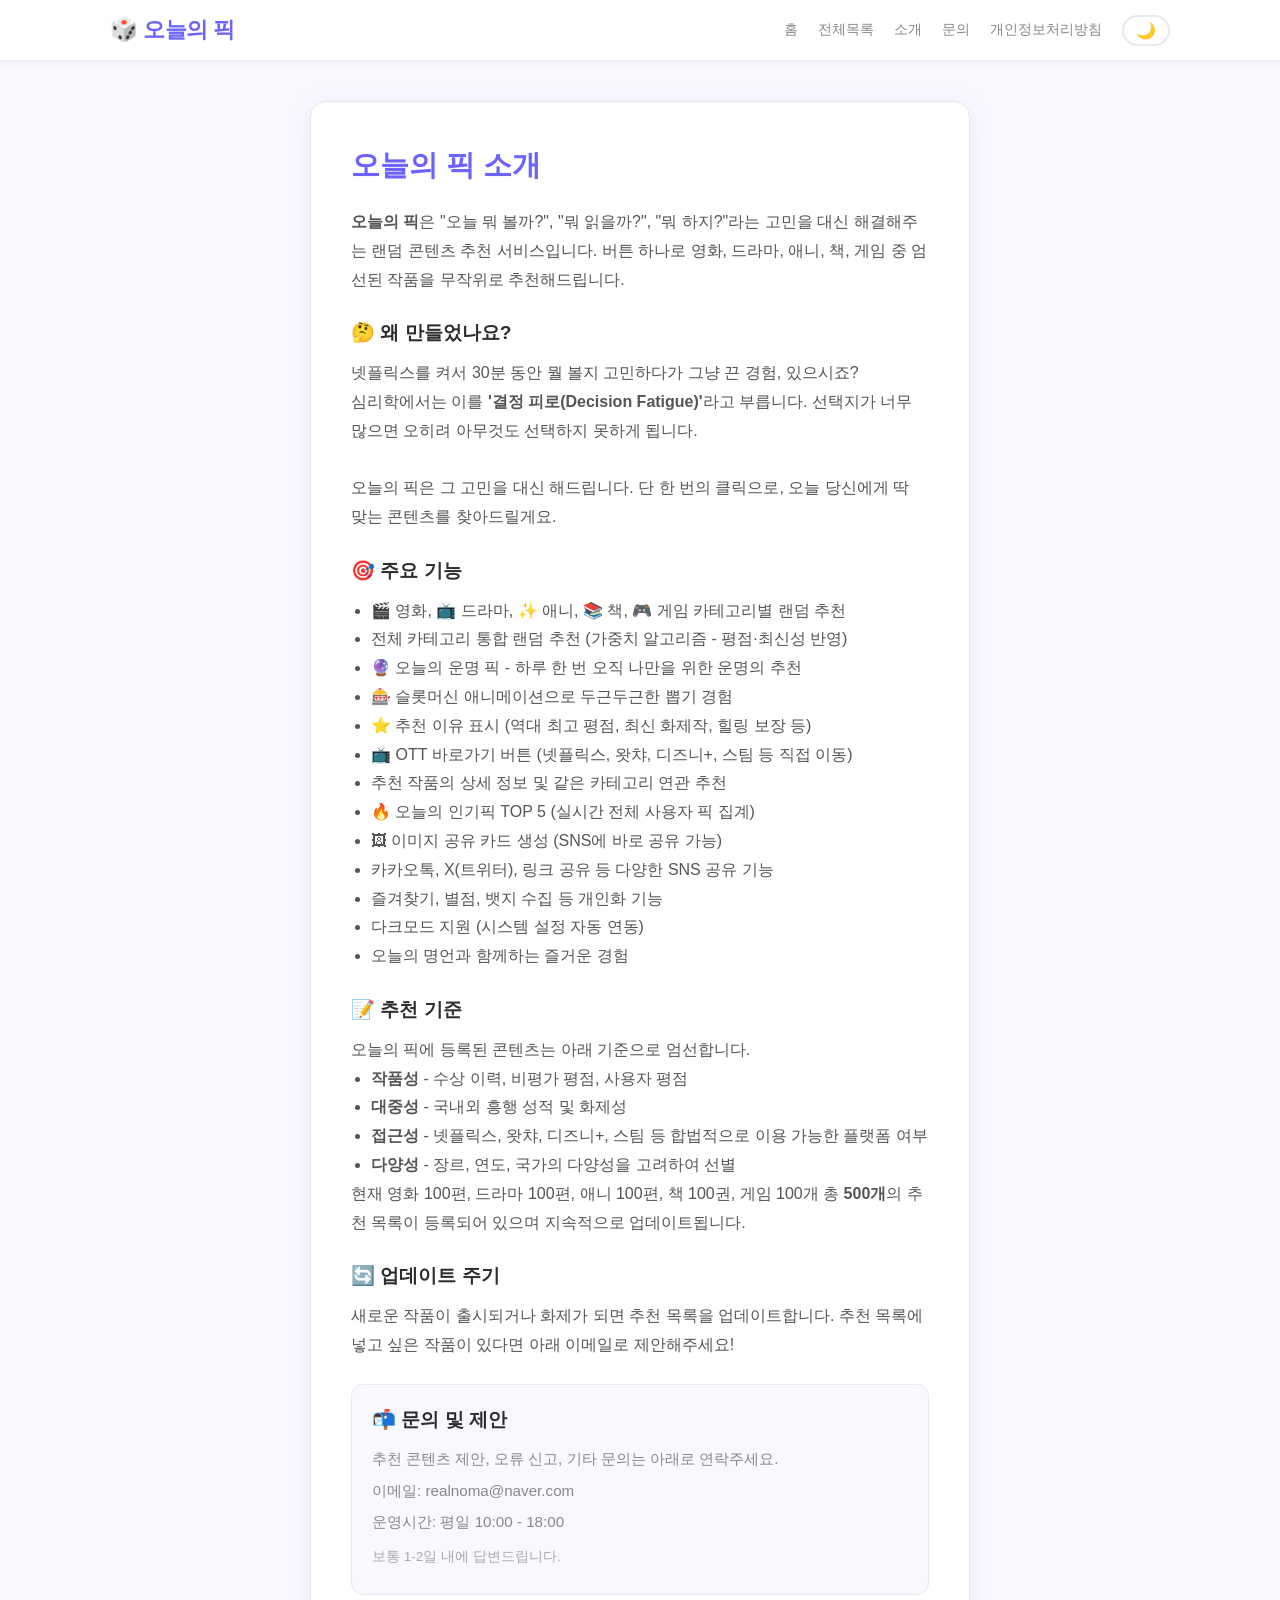
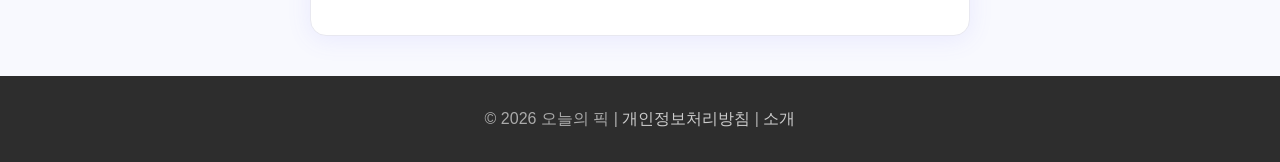
<file: about.html>
<!DOCTYPE html>
<html lang="ko">
<head>
  <meta charset="UTF-8">
  <meta name="viewport" content="width=device-width, initial-scale=1.0">
  <!-- Google Analytics -->
  <script async src="https://www.googletagmanager.com/gtag/js?id=G-0B4FES1V9K"></script>
  <script>
    window.dataLayer = window.dataLayer || [];
    function gtag(){dataLayer.push(arguments);}
    gtag('js', new Date());
    gtag('config', 'G-0B4FES1V9K');
  </script>
  <meta name="description" content="오늘의 픽 소개 - 영화, 드라마, 애니, 책, 게임 랜덤 추천 서비스. 결정 피로를 해결해드립니다.">
  <title>소개 - 오늘의 픽</title>
  <link rel="icon" href="data:image/svg+xml,<svg xmlns='http://www.w3.org/2000/svg' viewBox='0 0 100 100'><text y='.9em' font-size='90'>🎲</text></svg>">
  <link rel="manifest" href="/manifest.json">
  <meta name="theme-color" content="#6c63ff">
  <link rel="stylesheet" href="style.css">
  <style>
    .about-container { max-width: 700px; margin: 40px auto; padding: 0 20px; }
    .about-card { background: var(--card-bg); border-radius: 16px; padding: 40px; box-shadow: var(--shadow); border: 1px solid var(--border); }
    .about-card h1 { font-size: 1.8rem; color: #6c63ff; margin-bottom: 20px; }
    .about-card h2 { font-size: 1.2rem; color: var(--text); margin: 24px 0 10px; }
    .about-card p, .about-card li { color: #555; line-height: 1.8; }
    body.dark .about-card p, body.dark .about-card li { color: #aaa; }
    .about-card ul { padding-left: 20px; }
    .contact-box { background: var(--bg); border-radius: 12px; padding: 20px; margin-top: 24px; border: 1px solid var(--border); }
    .contact-box p { margin: 4px 0; font-size: 0.95rem; color: var(--text-muted); }
  </style>
</head>
<body>
  <header>
    <div class="header-inner">
      <a class="logo" href="index.html">🎲 오늘의 픽</a>
      <nav id="mainNav">
        <a href="index.html">홈</a>
        <a href="list.html">전체목록</a>
        <a href="about.html">소개</a>
        <a href="contact.html">문의</a>
        <a href="privacy.html">개인정보처리방침</a>
        <button class="dark-toggle" id="darkToggle" onclick="toggleDark()" title="다크모드 전환">🌙</button>
      </nav>
      <button class="hamburger" onclick="toggleMenu()" title="메뉴">☰</button>
    </div>
  </header>

  <div class="about-container">
    <div class="about-card">
      <h1>오늘의 픽 소개</h1>
      <p>
        <strong>오늘의 픽</strong>은 "오늘 뭐 볼까?", "뭐 읽을까?", "뭐 하지?"라는 고민을 대신 해결해주는 랜덤 콘텐츠 추천 서비스입니다.
        버튼 하나로 영화, 드라마, 애니, 책, 게임 중 엄선된 작품을 무작위로 추천해드립니다.
      </p>

      <h2>🤔 왜 만들었나요?</h2>
      <p>
        넷플릭스를 켜서 30분 동안 뭘 볼지 고민하다가 그냥 끈 경험, 있으시죠?<br>
        심리학에서는 이를 <strong>'결정 피로(Decision Fatigue)'</strong>라고 부릅니다. 선택지가 너무 많으면 오히려 아무것도 선택하지 못하게 됩니다.<br><br>
        오늘의 픽은 그 고민을 대신 해드립니다. 단 한 번의 클릭으로, 오늘 당신에게 딱 맞는 콘텐츠를 찾아드릴게요.
      </p>

      <h2>🎯 주요 기능</h2>
      <ul>
        <li>🎬 영화, 📺 드라마, ✨ 애니, 📚 책, 🎮 게임 카테고리별 랜덤 추천</li>
        <li>전체 카테고리 통합 랜덤 추천 (가중치 알고리즘 - 평점·최신성 반영)</li>
        <li>🔮 오늘의 운명 픽 - 하루 한 번 오직 나만을 위한 운명의 추천</li>
        <li>🎰 슬롯머신 애니메이션으로 두근두근한 뽑기 경험</li>
        <li>⭐ 추천 이유 표시 (역대 최고 평점, 최신 화제작, 힐링 보장 등)</li>
        <li>📺 OTT 바로가기 버튼 (넷플릭스, 왓챠, 디즈니+, 스팀 등 직접 이동)</li>
        <li>추천 작품의 상세 정보 및 같은 카테고리 연관 추천</li>
        <li>🔥 오늘의 인기픽 TOP 5 (실시간 전체 사용자 픽 집계)</li>
        <li>🖼 이미지 공유 카드 생성 (SNS에 바로 공유 가능)</li>
        <li>카카오톡, X(트위터), 링크 공유 등 다양한 SNS 공유 기능</li>
        <li>즐겨찾기, 별점, 뱃지 수집 등 개인화 기능</li>
        <li>다크모드 지원 (시스템 설정 자동 연동)</li>
        <li>오늘의 명언과 함께하는 즐거운 경험</li>
      </ul>

      <h2>📝 추천 기준</h2>
      <p>
        오늘의 픽에 등록된 콘텐츠는 아래 기준으로 엄선합니다.
      </p>
      <ul>
        <li><strong>작품성</strong> - 수상 이력, 비평가 평점, 사용자 평점</li>
        <li><strong>대중성</strong> - 국내외 흥행 성적 및 화제성</li>
        <li><strong>접근성</strong> - 넷플릭스, 왓챠, 디즈니+, 스팀 등 합법적으로 이용 가능한 플랫폼 여부</li>
        <li><strong>다양성</strong> - 장르, 연도, 국가의 다양성을 고려하여 선별</li>
      </ul>
      <p>현재 영화 100편, 드라마 100편, 애니 100편, 책 100권, 게임 100개 총 <strong>500개</strong>의 추천 목록이 등록되어 있으며 지속적으로 업데이트됩니다.</p>

      <h2>🔄 업데이트 주기</h2>
      <p>
        새로운 작품이 출시되거나 화제가 되면 추천 목록을 업데이트합니다.
        추천 목록에 넣고 싶은 작품이 있다면 아래 이메일로 제안해주세요!
      </p>

      <div class="contact-box">
        <h2 style="margin-top:0">📬 문의 및 제안</h2>
        <p>추천 콘텐츠 제안, 오류 신고, 기타 문의는 아래로 연락주세요.</p>
        <p>이메일: realnoma@naver.com</p>
        <p>운영시간: 평일 10:00 - 18:00</p>
        <p style="margin-top:10px; font-size:0.85rem; color:#aaa;">보통 1-2일 내에 답변드립니다.</p>
      </div>
    </div>
  </div>

  <footer>
    <div class="footer-inner">
      <p>© 2026 오늘의 픽 | <a href="privacy.html">개인정보처리방침</a> | <a href="about.html">소개</a></p>
    </div>
  </footer>
  <script>
    function toggleDark() {
      const isDark = document.body.classList.toggle("dark");
      document.getElementById("darkToggle").textContent = isDark ? "☀️" : "🌙";
      localStorage.setItem("darkMode", isDark ? "on" : "off");
    }
    const savedMode = localStorage.getItem("darkMode");
    const prefersDark = window.matchMedia("(prefers-color-scheme: dark)").matches;
    if (savedMode === "on" || (savedMode === null && prefersDark)) {
      document.body.classList.add("dark");
      document.getElementById("darkToggle").textContent = "☀️";
    }
    window.matchMedia("(prefers-color-scheme: dark)").addEventListener("change", e => {
      if (localStorage.getItem("darkMode") === null) {
        document.body.classList.toggle("dark", e.matches);
        document.getElementById("darkToggle").textContent = e.matches ? "☀️" : "🌙";
      }
    });
    function toggleMenu() {
      document.getElementById("mainNav").classList.toggle("open");
    }
  </script>
</body>
</html>
</file>
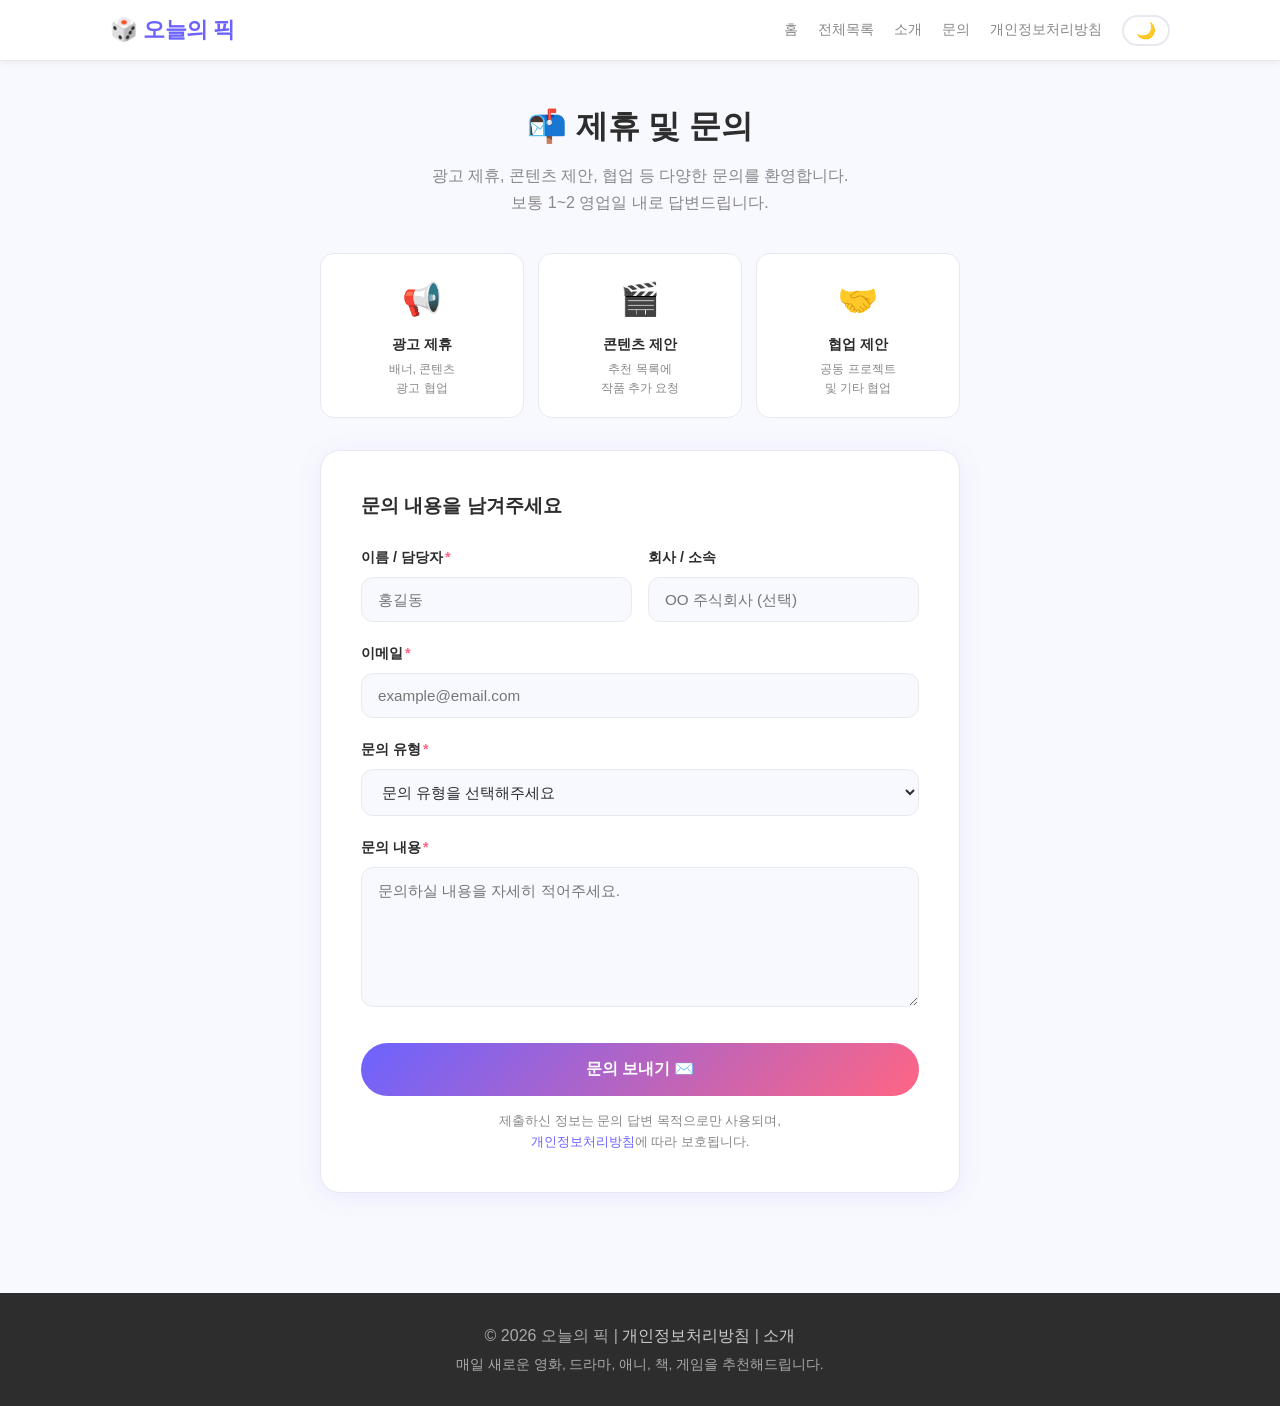
<file: contact.html>
<!DOCTYPE html>
<html lang="ko">
<head>
  <meta charset="UTF-8">
  <meta name="viewport" content="width=device-width, initial-scale=1.0">
  <!-- Google Analytics -->
  <script async src="https://www.googletagmanager.com/gtag/js?id=G-0B4FES1V9K"></script>
  <script>
    window.dataLayer = window.dataLayer || [];
    function gtag(){dataLayer.push(arguments);}
    gtag('js', new Date());
    gtag('config', 'G-0B4FES1V9K');
  </script>
  <meta name="description" content="오늘의 픽 제휴 및 문의 - 광고, 콘텐츠 제안, 협업 문의를 남겨주세요.">
  <title>제휴 문의 - 오늘의 픽</title>
  <link rel="icon" href="data:image/svg+xml,<svg xmlns='http://www.w3.org/2000/svg' viewBox='0 0 100 100'><text y='.9em' font-size='90'>🎲</text></svg>">
  <link rel="manifest" href="/manifest.json">
  <meta name="theme-color" content="#6c63ff">
  <link rel="stylesheet" href="style.css">
  <style>
    .contact-container {
      max-width: 680px;
      margin: 40px auto;
      padding: 0 20px 60px;
    }

    .contact-hero {
      text-align: center;
      margin-bottom: 36px;
    }

    .contact-hero h1 {
      font-size: 2rem;
      font-weight: 800;
      color: var(--text);
      margin-bottom: 10px;
    }

    .contact-hero p {
      color: var(--text-muted);
      font-size: 1rem;
      line-height: 1.7;
    }

    .contact-types {
      display: grid;
      grid-template-columns: repeat(3, 1fr);
      gap: 14px;
      margin-bottom: 32px;
    }

    .contact-type-card {
      background: var(--card-bg);
      border: 1px solid var(--border);
      border-radius: 14px;
      padding: 20px 14px;
      text-align: center;
    }

    .contact-type-card .ct-icon { font-size: 2rem; margin-bottom: 8px; }
    .contact-type-card .ct-label { font-size: 0.9rem; font-weight: 700; color: var(--text); }
    .contact-type-card .ct-desc { font-size: 0.78rem; color: var(--text-muted); margin-top: 4px; line-height: 1.5; }

    .form-card {
      background: var(--card-bg);
      border-radius: 20px;
      padding: 40px;
      box-shadow: var(--shadow);
      border: 1px solid var(--border);
    }

    .form-card h2 {
      font-size: 1.2rem;
      font-weight: 700;
      color: var(--text);
      margin-bottom: 24px;
    }

    .form-group {
      margin-bottom: 20px;
    }

    .form-group label {
      display: block;
      font-size: 0.9rem;
      font-weight: 700;
      color: var(--text);
      margin-bottom: 8px;
    }

    .form-group label span {
      color: #ff6584;
      margin-left: 2px;
    }

    .form-group input,
    .form-group select,
    .form-group textarea {
      width: 100%;
      padding: 13px 16px;
      border: 1.5px solid var(--border);
      border-radius: 12px;
      font-size: 0.95rem;
      background: var(--bg);
      color: var(--text);
      font-family: inherit;
      transition: border-color 0.2s;
      box-sizing: border-box;
    }

    .form-group input:focus,
    .form-group select:focus,
    .form-group textarea:focus {
      outline: none;
      border-color: var(--primary);
    }

    .form-group textarea {
      min-height: 140px;
      resize: vertical;
    }

    .form-row {
      display: grid;
      grid-template-columns: 1fr 1fr;
      gap: 16px;
    }

    .btn-submit {
      width: 100%;
      padding: 16px;
      background: linear-gradient(135deg, var(--primary), var(--secondary));
      color: #fff;
      border: none;
      border-radius: 50px;
      font-size: 1rem;
      font-weight: 800;
      cursor: pointer;
      transition: all 0.2s;
      margin-top: 8px;
    }

    .btn-submit:hover {
      transform: translateY(-2px);
      box-shadow: 0 8px 24px rgba(108, 99, 255, 0.4);
    }

    .form-notice {
      text-align: center;
      font-size: 0.82rem;
      color: var(--text-muted);
      margin-top: 14px;
      line-height: 1.6;
    }

    /* 제출 완료 메시지 */
    .success-box {
      display: none;
      text-align: center;
      padding: 48px 20px;
    }

    .success-box .s-icon { font-size: 4rem; margin-bottom: 16px; }
    .success-box h3 { font-size: 1.4rem; font-weight: 800; color: var(--text); margin-bottom: 10px; }
    .success-box p { color: var(--text-muted); line-height: 1.7; }

    @media (max-width: 600px) {
      .contact-types { grid-template-columns: 1fr 1fr; }
      .form-row { grid-template-columns: 1fr; }
      .form-card { padding: 24px 20px; }
    }
  </style>
</head>
<body>
  <header>
    <div class="header-inner">
      <a class="logo" href="index.html">🎲 오늘의 픽</a>
      <nav id="mainNav">
        <a href="index.html">홈</a>
        <a href="list.html">전체목록</a>
        <a href="about.html">소개</a>
        <a href="contact.html">문의</a>
        <a href="privacy.html">개인정보처리방침</a>
        <button class="dark-toggle" id="darkToggle" onclick="toggleDark()" title="다크모드 전환">🌙</button>
      </nav>
      <button class="hamburger" onclick="toggleMenu()" title="메뉴">☰</button>
    </div>
  </header>

  <div class="contact-container">

    <div class="contact-hero">
      <h1>📬 제휴 및 문의</h1>
      <p>광고 제휴, 콘텐츠 제안, 협업 등 다양한 문의를 환영합니다.<br>보통 1~2 영업일 내로 답변드립니다.</p>
    </div>

    <div class="contact-types">
      <div class="contact-type-card">
        <div class="ct-icon">📢</div>
        <div class="ct-label">광고 제휴</div>
        <div class="ct-desc">배너, 콘텐츠<br>광고 협업</div>
      </div>
      <div class="contact-type-card">
        <div class="ct-icon">🎬</div>
        <div class="ct-label">콘텐츠 제안</div>
        <div class="ct-desc">추천 목록에<br>작품 추가 요청</div>
      </div>
      <div class="contact-type-card">
        <div class="ct-icon">🤝</div>
        <div class="ct-label">협업 제안</div>
        <div class="ct-desc">공동 프로젝트<br>및 기타 협업</div>
      </div>
    </div>

    <div class="form-card">
      <h2>문의 내용을 남겨주세요</h2>

      <form id="contactForm" action="https://formspree.io/f/xyknnwvy" method="POST">

        <div class="form-row">
          <div class="form-group">
            <label>이름 / 담당자<span>*</span></label>
            <input type="text" name="name" placeholder="홍길동" required>
          </div>
          <div class="form-group">
            <label>회사 / 소속</label>
            <input type="text" name="company" placeholder="OO 주식회사 (선택)">
          </div>
        </div>

        <div class="form-group">
          <label>이메일<span>*</span></label>
          <input type="email" name="email" placeholder="example@email.com" required>
        </div>

        <div class="form-group">
          <label>문의 유형<span>*</span></label>
          <select name="type" required>
            <option value="" disabled selected>문의 유형을 선택해주세요</option>
            <option value="광고 제휴">📢 광고 제휴</option>
            <option value="콘텐츠 제안">🎬 콘텐츠 제안</option>
            <option value="협업 제안">🤝 협업 제안</option>
            <option value="오류 신고">🐛 오류 신고</option>
            <option value="기타">💬 기타 문의</option>
          </select>
        </div>

        <div class="form-group">
          <label>문의 내용<span>*</span></label>
          <textarea name="message" placeholder="문의하실 내용을 자세히 적어주세요." required></textarea>
        </div>

        <!-- 스팸 방지 (허니팟) -->
        <input type="text" name="_gotcha" style="display:none">
        <!-- 제출 후 이동 없이 처리 -->
        <input type="hidden" name="_subject" value="[오늘의 픽] 새로운 제휴 문의">

        <button type="submit" class="btn-submit">문의 보내기 ✉️</button>
        <p class="form-notice">
          제출하신 정보는 문의 답변 목적으로만 사용되며,<br>
          <a href="privacy.html">개인정보처리방침</a>에 따라 보호됩니다.
        </p>
      </form>

      <div class="success-box" id="successBox">
        <div class="s-icon">🎉</div>
        <h3>문의가 접수되었습니다!</h3>
        <p>소중한 문의 감사합니다.<br>보통 1~2 영업일 내로 이메일로 답변드립니다.</p>
      </div>
    </div>

  </div>

  <footer>
    <div class="footer-inner">
      <p>© 2026 오늘의 픽 | <a href="privacy.html">개인정보처리방침</a> | <a href="about.html">소개</a></p>
      <p class="footer-desc">매일 새로운 영화, 드라마, 애니, 책, 게임을 추천해드립니다.</p>
    </div>
  </footer>

  <script>
    // 폼 제출 처리 (AJAX)
    document.getElementById("contactForm").addEventListener("submit", async function(e) {
      e.preventDefault();
      const form = e.target;
      const btn = form.querySelector(".btn-submit");
      btn.textContent = "전송 중...";
      btn.disabled = true;

      try {
        const res = await fetch(form.action, {
          method: "POST",
          body: new FormData(form),
          headers: { Accept: "application/json" }
        });

        if (res.ok) {
          form.style.display = "none";
          document.getElementById("successBox").style.display = "block";
        } else {
          btn.textContent = "문의 보내기 ✉️";
          btn.disabled = false;
          alert("전송에 실패했습니다. 다시 시도해주세요.");
        }
      } catch {
        btn.textContent = "문의 보내기 ✉️";
        btn.disabled = false;
        alert("네트워크 오류가 발생했습니다. 다시 시도해주세요.");
      }
    });

    // 다크모드
    function toggleDark() {
      const isDark = document.body.classList.toggle("dark");
      document.getElementById("darkToggle").textContent = isDark ? "☀️" : "🌙";
      localStorage.setItem("darkMode", isDark ? "on" : "off");
    }
    const savedMode = localStorage.getItem("darkMode");
    const prefersDark = window.matchMedia("(prefers-color-scheme: dark)").matches;
    if (savedMode === "on" || (savedMode === null && prefersDark)) {
      document.body.classList.add("dark");
      document.getElementById("darkToggle").textContent = "☀️";
    }
    window.matchMedia("(prefers-color-scheme: dark)").addEventListener("change", e => {
      if (localStorage.getItem("darkMode") === null) {
        document.body.classList.toggle("dark", e.matches);
        document.getElementById("darkToggle").textContent = e.matches ? "☀️" : "🌙";
      }
    });
    function toggleMenu() {
      document.getElementById("mainNav").classList.toggle("open");
    }
  </script>
</body>
</html>
</file>
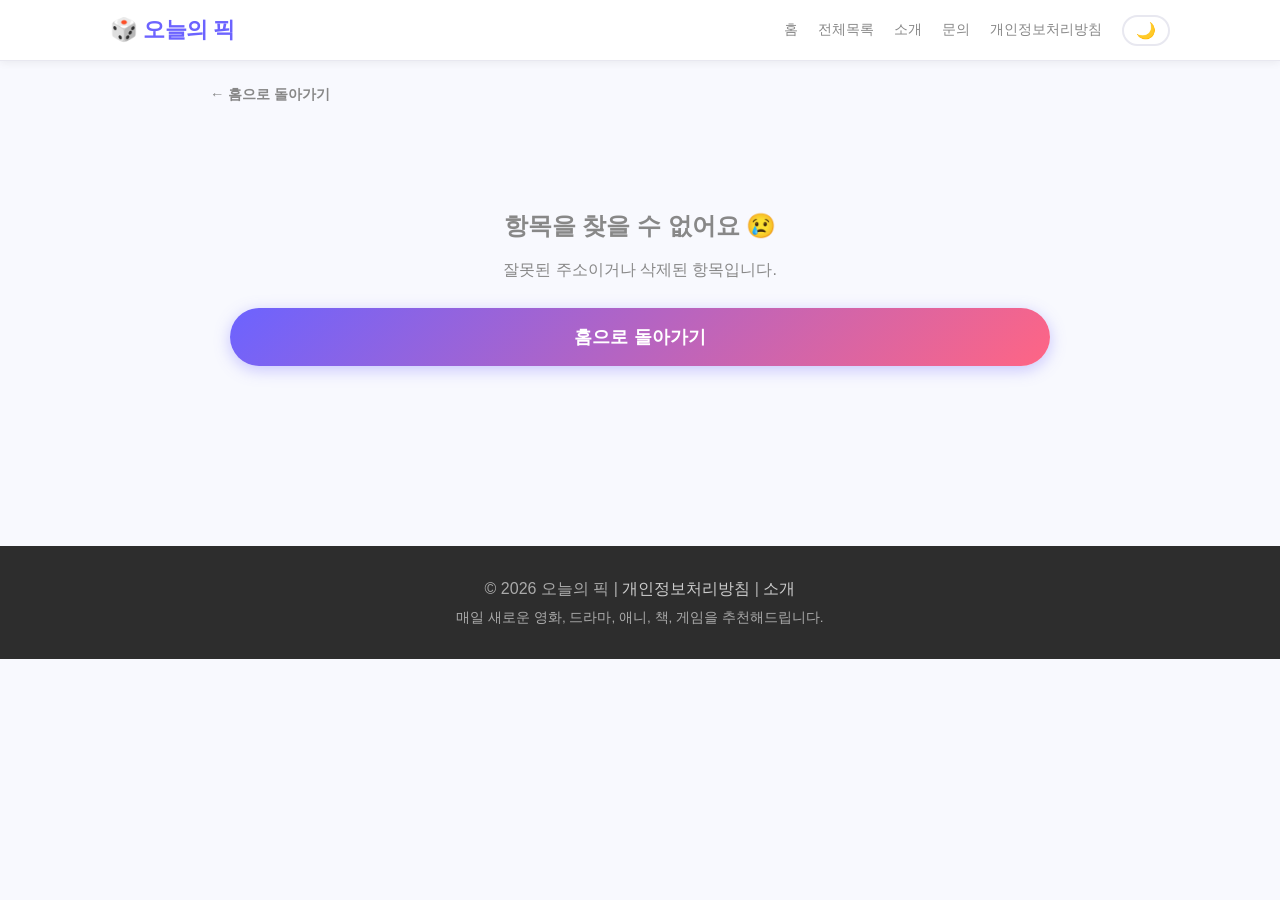
<file: detail.html>
<!DOCTYPE html>
<html lang="ko">
<head>
  <meta charset="UTF-8">
  <meta name="viewport" content="width=device-width, initial-scale=1.0">
  <!-- Google Analytics -->
  <script async src="https://www.googletagmanager.com/gtag/js?id=G-0B4FES1V9K"></script>
  <script>
    window.dataLayer = window.dataLayer || [];
    function gtag(){dataLayer.push(arguments);}
    gtag('js', new Date());
    gtag('config', 'G-0B4FES1V9K');
  </script>
  <meta name="google-adsense-account" content="ca-pub-1445713983400242">
  <title>상세 정보 - 오늘의 픽</title>
  <!-- Open Graph (JS에서 동적 업데이트) -->
  <meta property="og:type" content="article">
  <meta property="og:site_name" content="오늘의 픽">
  <meta property="og:image" content="https://today-pick.vercel.app/og-image.png">
  <meta name="twitter:card" content="summary_large_image">
  <link rel="canonical" href="https://today-pick.vercel.app/detail.html">
  <link rel="icon" href="data:image/svg+xml,<svg xmlns='http://www.w3.org/2000/svg' viewBox='0 0 100 100'><text y='.9em' font-size='90'>🎲</text></svg>">
  <link rel="stylesheet" href="style.css">
  <!-- Google AdSense -->
  <script async src="https://pagead2.googlesyndication.com/pagead/js/adsbygoogle.js?client=ca-pub-1445713983400242" crossorigin="anonymous"></script>
  <!-- Kakao SDK -->
  <script src="https://t1.kakaocdn.net/kakao_js_sdk/2.7.2/kakao.min.js" crossorigin="anonymous"></script>
  <!-- preconnect -->
  <link rel="preconnect" href="https://api.themoviedb.org">
  <link rel="preconnect" href="https://image.tmdb.org">
  <link rel="preconnect" href="https://www.googleapis.com">
  <link rel="dns-prefetch" href="https://api.rawg.io">
  <style>
    .back-link {
      max-width: 900px;
      margin: 20px auto 0;
      padding: 0 20px;
    }
    .back-link a {
      color: var(--text-muted);
      font-size: 0.9rem;
      font-weight: 600;
    }
    .back-link a:hover { color: var(--primary); text-decoration: none; }

    .detail-container {
      max-width: 900px;
      margin: 0 auto;
      padding: 20px 20px 60px;
    }

    .detail-hero {
      background: var(--card-bg);
      border-radius: var(--radius);
      padding: 40px;
      box-shadow: var(--shadow);
      border: 1px solid var(--border);
      display: flex;
      gap: 32px;
      align-items: flex-start;
      margin-bottom: 24px;
    }

    .detail-poster {
      font-size: 6rem;
      min-width: 120px;
      text-align: center;
      line-height: 1.2;
    }

    .detail-header { flex: 1; }

    .detail-header h1 {
      font-size: 2rem;
      font-weight: 800;
      margin: 12px 0 10px;
      color: var(--text);
    }

    .detail-body {
      background: var(--card-bg);
      border-radius: var(--radius);
      padding: 32px;
      box-shadow: var(--shadow);
      border: 1px solid var(--border);
      margin-bottom: 24px;
    }

    .detail-body h2 {
      font-size: 1.1rem;
      font-weight: 700;
      margin-bottom: 14px;
      color: var(--text);
    }

    .detail-body p {
      color: #555;
      line-height: 1.8;
      font-size: 1rem;
    }

    .detail-platform {
      background: var(--bg);
      border-radius: 12px;
      padding: 16px 20px;
      margin-top: 20px;
      border: 1px solid var(--border);
    }

    .detail-platform h3 {
      font-size: 0.95rem;
      font-weight: 700;
      margin-bottom: 6px;
      color: var(--text);
    }

    .detail-platform p {
      color: var(--primary);
      font-weight: 700;
    }

    .detail-actions {
      display: flex;
      gap: 12px;
      margin-top: 24px;
    }

    .related-section { margin-top: 10px; }

    .related-section h2 {
      font-size: 1.1rem;
      font-weight: 700;
      margin-bottom: 16px;
      color: var(--text);
    }

    .related-list {
      display: grid;
      grid-template-columns: repeat(3, 1fr);
      gap: 16px;
    }

    .related-card {
      background: var(--card-bg);
      border: 1px solid var(--border);
      border-radius: 12px;
      padding: 20px;
      text-align: center;
      cursor: pointer;
      transition: transform 0.2s, box-shadow 0.2s;
    }

    .related-card:hover {
      transform: translateY(-3px);
      box-shadow: var(--shadow);
    }

    .related-card .r-emoji { font-size: 2.5rem; margin-bottom: 8px; }
    .related-card .r-title { font-size: 0.95rem; font-weight: 700; color: var(--text); margin-bottom: 4px; }
    .related-card .r-meta { font-size: 0.8rem; color: var(--text-muted); }

    .not-found {
      text-align: center;
      padding: 80px 20px;
      color: var(--text-muted);
    }

    .not-found h2 { font-size: 1.5rem; margin-bottom: 12px; }

    @media (max-width: 600px) {
      .detail-hero { flex-direction: column; align-items: center; text-align: center; padding: 24px; }
      .detail-poster { font-size: 4rem; min-width: auto; }
      .card-tags { justify-content: center; }
      .related-list { grid-template-columns: 1fr; }
      .detail-actions { flex-direction: column; }
    }
  </style>
</head>
<body>

  <header>
    <div class="header-inner">
      <a class="logo" href="index.html">🎲 오늘의 픽</a>
      <nav id="mainNav">
        <a href="index.html">홈</a>
        <a href="list.html">전체목록</a>
        <a href="about.html">소개</a>
        <a href="contact.html">문의</a>
        <a href="privacy.html">개인정보처리방침</a>
        <button class="dark-toggle" id="darkToggle" onclick="toggleDark()" title="다크모드 전환">🌙</button>
      </nav>
      <button class="hamburger" onclick="toggleMenu()" title="메뉴">☰</button>
    </div>
  </header>

  <div class="back-link">
    <a href="index.html">← 홈으로 돌아가기</a>
  </div>

  <div class="detail-container" id="detailContainer">
    <!-- JS 로딩 전 기본 콘텐츠 -->
    <noscript>
      <div style="max-width:700px;margin:60px auto;padding:0 20px;text-align:center;">
        <h1>오늘의 픽 - 작품 상세 정보</h1>
        <p>이 페이지는 JavaScript가 필요합니다. 브라우저에서 JavaScript를 활성화해주세요.</p>
        <p><a href="index.html">홈으로 돌아가기</a> | <a href="list.html">전체 목록 보기</a></p>
      </div>
    </noscript>
  </div>

  <footer>
    <div class="footer-inner">
      <p>© 2026 오늘의 픽 | <a href="privacy.html">개인정보처리방침</a> | <a href="about.html">소개</a></p>
      <p class="footer-desc">매일 새로운 영화, 드라마, 애니, 책, 게임을 추천해드립니다.</p>
    </div>
  </footer>

  <script src="data.js"></script>
  <script src="detail.js"></script>
</body>
</html>
</file>
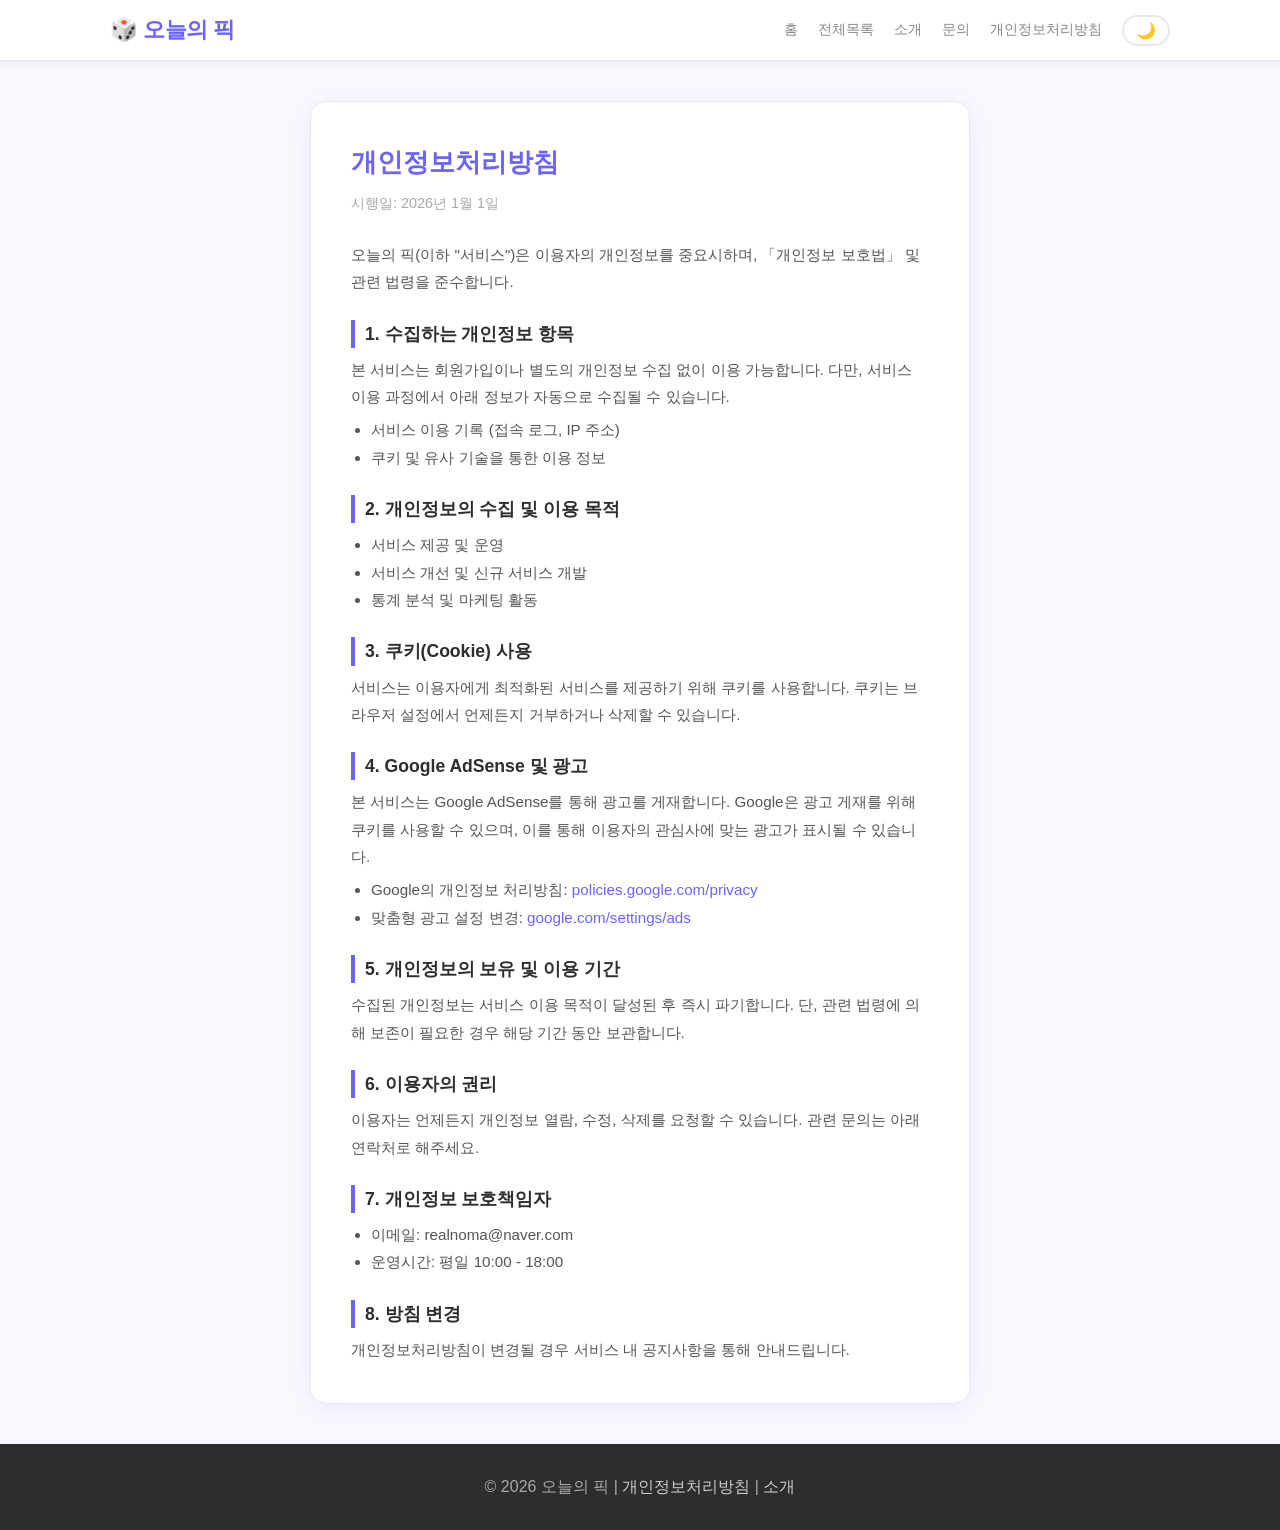
<file: privacy.html>
<!DOCTYPE html>
<html lang="ko">
<head>
  <meta charset="UTF-8">
  <meta name="viewport" content="width=device-width, initial-scale=1.0">
  <!-- Google Analytics -->
  <script async src="https://www.googletagmanager.com/gtag/js?id=G-0B4FES1V9K"></script>
  <script>
    window.dataLayer = window.dataLayer || [];
    function gtag(){dataLayer.push(arguments);}
    gtag('js', new Date());
    gtag('config', 'G-0B4FES1V9K');
  </script>
  <meta name="description" content="오늘의 픽 개인정보처리방침 - 수집 정보, 이용 목적, Google AdSense 광고 정책 안내.">
  <title>개인정보처리방침 - 오늘의 픽</title>
  <link rel="icon" href="data:image/svg+xml,<svg xmlns='http://www.w3.org/2000/svg' viewBox='0 0 100 100'><text y='.9em' font-size='90'>🎲</text></svg>">
  <link rel="stylesheet" href="style.css">
  <style>
    .privacy-container { max-width: 700px; margin: 40px auto; padding: 0 20px; }
    .privacy-card { background: var(--card-bg); border-radius: 16px; padding: 40px; box-shadow: var(--shadow); border: 1px solid var(--border); }
    .privacy-card h1 { font-size: 1.6rem; color: #6c63ff; margin-bottom: 8px; }
    .privacy-card .date { color: #aaa; font-size: 0.9rem; margin-bottom: 24px; }
    .privacy-card h2 { font-size: 1.1rem; color: var(--text); margin: 24px 0 8px; border-left: 4px solid #6c63ff; padding-left: 10px; }
    .privacy-card p, .privacy-card li { color: #555; line-height: 1.8; font-size: 0.95rem; }
    body.dark .privacy-card p, body.dark .privacy-card li { color: #aaa; }
    .privacy-card ul { padding-left: 20px; margin-top: 6px; }
  </style>
</head>
<body>
  <header>
    <div class="header-inner">
      <a class="logo" href="index.html">🎲 오늘의 픽</a>
      <nav id="mainNav">
        <a href="index.html">홈</a>
        <a href="list.html">전체목록</a>
        <a href="about.html">소개</a>
        <a href="contact.html">문의</a>
        <a href="privacy.html">개인정보처리방침</a>
        <button class="dark-toggle" id="darkToggle" onclick="toggleDark()" title="다크모드 전환">🌙</button>
      </nav>
      <button class="hamburger" onclick="toggleMenu()" title="메뉴">☰</button>
    </div>
  </header>

  <div class="privacy-container">
    <div class="privacy-card">
      <h1>개인정보처리방침</h1>
      <p class="date">시행일: 2026년 1월 1일</p>

      <p>오늘의 픽(이하 "서비스")은 이용자의 개인정보를 중요시하며, 「개인정보 보호법」 및 관련 법령을 준수합니다.</p>

      <h2>1. 수집하는 개인정보 항목</h2>
      <p>본 서비스는 회원가입이나 별도의 개인정보 수집 없이 이용 가능합니다. 다만, 서비스 이용 과정에서 아래 정보가 자동으로 수집될 수 있습니다.</p>
      <ul>
        <li>서비스 이용 기록 (접속 로그, IP 주소)</li>
        <li>쿠키 및 유사 기술을 통한 이용 정보</li>
      </ul>

      <h2>2. 개인정보의 수집 및 이용 목적</h2>
      <ul>
        <li>서비스 제공 및 운영</li>
        <li>서비스 개선 및 신규 서비스 개발</li>
        <li>통계 분석 및 마케팅 활동</li>
      </ul>

      <h2>3. 쿠키(Cookie) 사용</h2>
      <p>서비스는 이용자에게 최적화된 서비스를 제공하기 위해 쿠키를 사용합니다. 쿠키는 브라우저 설정에서 언제든지 거부하거나 삭제할 수 있습니다.</p>

      <h2>4. Google AdSense 및 광고</h2>
      <p>본 서비스는 Google AdSense를 통해 광고를 게재합니다. Google은 광고 게재를 위해 쿠키를 사용할 수 있으며, 이를 통해 이용자의 관심사에 맞는 광고가 표시될 수 있습니다.</p>
      <ul>
        <li>Google의 개인정보 처리방침: <a href="https://policies.google.com/privacy" target="_blank" rel="noopener">policies.google.com/privacy</a></li>
        <li>맞춤형 광고 설정 변경: <a href="https://www.google.com/settings/ads" target="_blank" rel="noopener">google.com/settings/ads</a></li>
      </ul>

      <h2>5. 개인정보의 보유 및 이용 기간</h2>
      <p>수집된 개인정보는 서비스 이용 목적이 달성된 후 즉시 파기합니다. 단, 관련 법령에 의해 보존이 필요한 경우 해당 기간 동안 보관합니다.</p>

      <h2>6. 이용자의 권리</h2>
      <p>이용자는 언제든지 개인정보 열람, 수정, 삭제를 요청할 수 있습니다. 관련 문의는 아래 연락처로 해주세요.</p>

      <h2>7. 개인정보 보호책임자</h2>
      <ul>
        <li>이메일: realnoma@naver.com</li>
        <li>운영시간: 평일 10:00 - 18:00</li>
      </ul>

      <h2>8. 방침 변경</h2>
      <p>개인정보처리방침이 변경될 경우 서비스 내 공지사항을 통해 안내드립니다.</p>
    </div>
  </div>

  <footer>
    <div class="footer-inner">
      <p>© 2026 오늘의 픽 | <a href="privacy.html">개인정보처리방침</a> | <a href="about.html">소개</a></p>
    </div>
  </footer>
  <script>
    function toggleDark() {
      const isDark = document.body.classList.toggle("dark");
      document.getElementById("darkToggle").textContent = isDark ? "☀️" : "🌙";
      localStorage.setItem("darkMode", isDark ? "on" : "off");
    }
    const savedMode = localStorage.getItem("darkMode");
    const prefersDark = window.matchMedia("(prefers-color-scheme: dark)").matches;
    if (savedMode === "on" || (savedMode === null && prefersDark)) {
      document.body.classList.add("dark");
      document.getElementById("darkToggle").textContent = "☀️";
    }
    window.matchMedia("(prefers-color-scheme: dark)").addEventListener("change", e => {
      if (localStorage.getItem("darkMode") === null) {
        document.body.classList.toggle("dark", e.matches);
        document.getElementById("darkToggle").textContent = e.matches ? "☀️" : "🌙";
      }
    });
    function toggleMenu() {
      document.getElementById("mainNav").classList.toggle("open");
    }
  </script>
</body>
</html>
</file>
<file: style.css>
/* ===== 기본 설정 ===== */
*, *::before, *::after { box-sizing: border-box; margin: 0; padding: 0; }

:root {
  --primary: #6c63ff;
  --primary-dark: #5a52e0;
  --secondary: #ff6584;
  --movie: #ff6b6b;
  --drama: #ffd93d;
  --anime: #a78bfa;
  --book: #6bcb77;
  --game: #4d96ff;
  --bg: #f8f9fe;
  --card-bg: #ffffff;
  --text: #2d2d2d;
  --text-muted: #888;
  --border: #e8e8f0;
  --radius: 16px;
  --shadow: 0 4px 24px rgba(108, 99, 255, 0.10);
}

/* ===== 다크모드 ===== */
body.dark {
  --bg: #12121a;
  --card-bg: #1e1e2e;
  --text: #e8e8f0;
  --text-muted: #888;
  --border: #2e2e42;
  --shadow: 0 4px 24px rgba(0, 0, 0, 0.4);
}

body.dark header { background: #1e1e2e; }
body.dark .tab { background: #1e1e2e; color: #aaa; }
body.dark .tab.active { background: var(--primary); color: #fff; }
body.dark .card-desc { color: #aaa; }
body.dark .tag { background: #2a2a3e; }
body.dark .btn-share { background: #1e1e2e; }
body.dark .history-item { background: #1e1e2e; }
body.dark .sidebar-widget { background: #1e1e2e; }
body.dark .stats-list li { color: #aaa; }
body.dark .quote { color: #aaa; }
body.dark footer { background: #0d0d14; }

body {
  font-family: 'Segoe UI', 'Apple SD Gothic Neo', sans-serif;
  background: var(--bg);
  color: var(--text);
  line-height: 1.6;
}

a { color: var(--primary); text-decoration: none; }
a:hover { text-decoration: underline; }

/* ===== 헤더 ===== */
header {
  background: #fff;
  border-bottom: 1px solid var(--border);
  position: sticky;
  top: 0;
  z-index: 100;
  box-shadow: 0 2px 8px rgba(0,0,0,0.06);
}

.header-inner {
  max-width: 1100px;
  margin: 0 auto;
  padding: 0 20px;
  height: 60px;
  display: flex;
  align-items: center;
  justify-content: space-between;
}

.logo {
  font-size: 1.4rem;
  font-weight: 800;
  color: var(--primary);
  letter-spacing: -0.5px;
  text-decoration: none;
}
.logo:hover { text-decoration: none; opacity: 0.85; }

nav { display: flex; gap: 20px; align-items: center; }
nav a { color: var(--text-muted); font-size: 0.9rem; font-weight: 500; }
nav a:hover { color: var(--primary); text-decoration: none; }

.dark-toggle {
  background: none;
  border: 2px solid var(--border);
  border-radius: 50px;
  padding: 4px 12px;
  font-size: 1rem;
  cursor: pointer;
  transition: all 0.2s;
  color: var(--text);
}
.dark-toggle:hover { border-color: var(--primary); }

/* ===== 정적 콘텐츠 섹션 ===== */
.static-content-section {
  background: var(--bg);
  border-top: 1px solid var(--border);
  padding: 40px 20px;
  margin-top: 20px;
}
.static-content-inner {
  max-width: 1100px;
  margin: 0 auto;
}
.static-content-inner h2 {
  font-size: 1.3rem;
  font-weight: 800;
  color: var(--text);
  margin-bottom: 12px;
}
.static-content-inner > p {
  color: var(--text-muted);
  line-height: 1.8;
  margin-bottom: 24px;
  max-width: 700px;
}
.static-grid {
  display: grid;
  grid-template-columns: repeat(3, 1fr);
  gap: 16px;
  margin-bottom: 32px;
}
.static-item {
  background: var(--card-bg);
  border: 1px solid var(--border);
  border-radius: 12px;
  padding: 16px;
}
.static-item strong {
  display: block;
  font-size: 0.95rem;
  color: var(--text);
  margin-bottom: 6px;
}
.static-item p {
  font-size: 0.82rem;
  color: var(--text-muted);
  line-height: 1.6;
  margin: 0;
}
.static-steps {
  padding-left: 20px;
  color: var(--text-muted);
  line-height: 1.9;
  font-size: 0.9rem;
}
.static-steps li { margin-bottom: 4px; }
.static-steps strong { color: var(--text); }
@media (max-width: 780px) {
  .static-grid { grid-template-columns: repeat(2, 1fr); }
}
@media (max-width: 500px) {
  .static-grid { grid-template-columns: 1fr; }
}

/* ===== 메인 ===== */
main {
  max-width: 1100px;
  margin: 0 auto;
  padding: 20px;
}

/* ===== 히어로 ===== */
.hero {
  text-align: center;
  padding: 32px 20px 20px;
}

.hero h1 {
  font-size: 2rem;
  font-weight: 800;
  color: var(--primary);
  margin-bottom: 8px;
}

.hero-sub {
  color: var(--text-muted);
  font-size: 1rem;
  margin-bottom: 6px;
}

/* ===== 카테고리 탭 ===== */
.category-tabs {
  display: flex;
  gap: 10px;
  justify-content: center;
  flex-wrap: wrap;
  margin-bottom: 16px;
}

.tab {
  padding: 8px 22px;
  border: 2px solid var(--border);
  border-radius: 50px;
  background: #fff;
  color: var(--text-muted);
  font-size: 0.95rem;
  font-weight: 600;
  cursor: pointer;
  transition: all 0.2s;
}

.tab:hover { border-color: var(--primary); color: var(--primary); }
.tab.active { background: var(--primary); border-color: var(--primary); color: #fff; }

/* ===== 콘텐츠 레이아웃 ===== */
.content-wrapper {
  display: grid;
  grid-template-columns: 1fr 300px;
  gap: 30px;
  align-items: start;
}

/* ===== 추천 카드 ===== */
.recommendation-card {
  background: var(--card-bg);
  border-radius: var(--radius);
  padding: 32px;
  box-shadow: var(--shadow);
  border: 1px solid var(--border);
  display: flex;
  gap: 28px;
  align-items: flex-start;
  position: relative;
  transition: transform 0.3s, box-shadow 0.3s;
  min-height: 220px;
}

.recommendation-card:hover {
  transform: translateY(-2px);
  box-shadow: 0 8px 32px rgba(108, 99, 255, 0.15);
}

.recommendation-card.animate {
  animation: cardPop 0.4s ease;
}

@keyframes cardPop {
  0% { transform: perspective(800px) rotateY(-90deg); opacity: 0; }
  60% { transform: perspective(800px) rotateY(8deg); }
  100% { transform: perspective(800px) rotateY(0deg); opacity: 1; }
}

/* ===== 즐겨찾기 버튼 ===== */
.btn-fav {
  position: absolute;
  top: 16px;
  left: 16px;
  background: none;
  border: none;
  font-size: 1.4rem;
  cursor: pointer;
  line-height: 1;
  transition: transform 0.2s;
  padding: 2px;
}
.btn-fav:hover { transform: scale(1.2); }

.fav-item {
  display: flex;
  align-items: center;
  gap: 8px;
  padding: 8px 0;
  border-bottom: 1px solid var(--border);
  cursor: pointer;
  font-size: 0.88rem;
  color: var(--text);
}
.fav-item:last-child { border-bottom: none; }
.fav-item:hover { color: var(--primary); }
.fav-item .fav-emoji { font-size: 1.1rem; }
.fav-item .fav-title { flex: 1; font-weight: 600; }

/* ===== 햄버거 메뉴 ===== */
.hamburger {
  display: none;
  background: none;
  border: none;
  font-size: 1.5rem;
  cursor: pointer;
  color: var(--text);
  padding: 4px 8px;
  line-height: 1;
}

.card-badge {
  position: absolute;
  top: 16px;
  right: 16px;
  background: var(--primary);
  color: #fff;
  padding: 4px 14px;
  border-radius: 50px;
  font-size: 0.82rem;
  font-weight: 700;
}

.card-badge.movie { background: var(--movie); }
.card-badge.drama { background: var(--drama); color: #333; }
.card-badge.book { background: var(--book); }
.card-badge.game { background: var(--game); }

.card-poster-wrap {
  min-width: 120px;
  width: 120px;
  display: flex;
  align-items: center;
  justify-content: center;
}

.card-poster-img {
  width: 120px;
  height: 180px;
  object-fit: cover;
  border-radius: 10px;
  box-shadow: 0 4px 16px rgba(0,0,0,0.18);
  display: block;
}

.card-poster {
  font-size: 5rem;
  min-width: 100px;
  text-align: center;
  line-height: 1.2;
}

.card-info { flex: 1; }

.card-info h2 {
  font-size: 1.5rem;
  font-weight: 800;
  margin-bottom: 8px;
  color: var(--text);
  word-break: keep-all;
  overflow-wrap: break-word;
}

.card-meta {
  color: var(--text-muted);
  font-size: 0.88rem;
  margin-bottom: 12px;
}

.card-meta span { margin-right: 12px; }

.card-desc {
  color: #555;
  font-size: 0.93rem;
  line-height: 1.7;
  margin-bottom: 12px;
}

.card-tags { display: flex; gap: 8px; flex-wrap: wrap; }

.tag {
  background: #f0f0f8;
  color: var(--primary);
  padding: 4px 12px;
  border-radius: 50px;
  font-size: 0.8rem;
  font-weight: 600;
}

/* ===== 버튼 영역 ===== */
.btn-area {
  display: flex;
  flex-direction: column;
  gap: 10px;
  margin: 20px 0;
}

.btn-pick {
  width: 100%;
  padding: 18px 32px;
  background: linear-gradient(135deg, var(--primary), var(--secondary));
  color: #fff;
  border: none;
  border-radius: 50px;
  font-size: 1.15rem;
  font-weight: 800;
  cursor: pointer;
  transition: all 0.2s;
  box-shadow: 0 4px 16px rgba(108, 99, 255, 0.35);
}

.btn-pick:hover {
  transform: translateY(-2px);
  box-shadow: 0 8px 24px rgba(108, 99, 255, 0.45);
}

.btn-pick:active { transform: translateY(0); }
.btn-pick:disabled { opacity: 0.6; cursor: not-allowed; transform: none; box-shadow: none; }

.btn-secondary-row {
  display: flex;
  align-items: center;
  gap: 8px;
}

.share-icon-group {
  display: flex;
  gap: 6px;
  margin-left: auto;
}

.btn-share-icon {
  width: 38px;
  height: 38px;
  border-radius: 50%;
  border: 1.5px solid var(--border);
  background: var(--card-bg);
  font-size: 1rem;
  cursor: pointer;
  transition: all 0.18s;
  display: flex;
  align-items: center;
  justify-content: center;
  flex-shrink: 0;
  line-height: 1;
}
.btn-share-icon:hover {
  border-color: var(--primary);
  background: var(--primary);
  transform: translateY(-2px);
}
.btn-share-icon.btn-share-kakao { background: #FEE500; border-color: #FEE500; }
.btn-share-icon.btn-share-kakao:hover { background: #e6cf00; border-color: #e6cf00; transform: translateY(-2px); }
.btn-share-icon.btn-share-twitter { background: #000; border-color: #000; color: #fff; }
.btn-share-icon.btn-share-twitter:hover { background: #333; border-color: #333; transform: translateY(-2px); }

/* 구버전 공유 버튼 (다른 페이지 호환) */
.btn-share {
  padding: 10px 16px;
  background: var(--card-bg);
  color: var(--primary);
  border: 1.5px solid var(--border);
  border-radius: 50px;
  font-size: 0.85rem;
  font-weight: 700;
  cursor: pointer;
  transition: all 0.2s;
}
.btn-share:hover { border-color: var(--primary); background: var(--primary); color: #fff; }

.btn-kakao {
  padding: 10px 16px;
  background: #FEE500;
  color: #3C1E1E;
  border: none;
  border-radius: 50px;
  font-size: 0.85rem;
  font-weight: 700;
  cursor: pointer;
  transition: all 0.2s;
}
.btn-kakao:hover { background: #e6cf00; }

.btn-twitter {
  padding: 10px 16px;
  background: #000;
  color: #fff;
  border: none;
  border-radius: 50px;
  font-size: 0.85rem;
  font-weight: 700;
  cursor: pointer;
  transition: all 0.2s;
}
.btn-twitter:hover { background: #333; }

/* ===== 인기픽 섹션 ===== */
.popular-section {
  margin-top: 28px;
  background: var(--card-bg);
  border: 1px solid var(--border);
  border-radius: var(--radius);
  padding: 20px 24px;
  box-shadow: var(--shadow);
}
.popular-section h3 {
  font-size: 1rem;
  font-weight: 700;
  margin-bottom: 14px;
  color: var(--text);
}

/* ===== 히스토리 ===== */
.history-section {
  margin-top: 20px;
}

.history-section h3 {
  font-size: 1.1rem;
  font-weight: 700;
  margin-bottom: 14px;
  color: var(--text);
}

.history-list {
  display: flex;
  flex-direction: column;
  gap: 10px;
}

.history-item {
  background: #fff;
  border: 1px solid var(--border);
  border-radius: 12px;
  padding: 14px 18px;
  display: flex;
  align-items: center;
  gap: 14px;
  font-size: 0.9rem;
}

.history-item .h-emoji { font-size: 1.5rem; }
.history-item .h-title { font-weight: 700; flex: 1; }
.history-item .h-badge {
  padding: 2px 10px;
  border-radius: 50px;
  font-size: 0.78rem;
  font-weight: 700;
  color: #fff;
}

.h-badge.movie { background: var(--movie); }
.h-badge.drama { background: var(--drama); color: #333; }
.h-badge.book { background: var(--book); }
.h-badge.game { background: var(--game); }

.empty-history { color: var(--text-muted); text-align: center; padding: 20px; }

/* ===== 사이드바 ===== */
.sidebar { display: flex; flex-direction: column; gap: 20px; }

.sidebar-widget {
  background: #fff;
  border: 1px solid var(--border);
  border-radius: var(--radius);
  padding: 20px;
}

.sidebar-widget h4 {
  font-size: 1rem;
  font-weight: 700;
  margin-bottom: 14px;
  color: var(--text);
}

.stats-list { list-style: none; display: flex; flex-direction: column; gap: 8px; }
.stats-list li { display: flex; justify-content: space-between; font-size: 0.9rem; color: #555; }
.stats-list strong { color: var(--primary); }

.quote {
  font-size: 0.92rem;
  color: #555;
  line-height: 1.7;
  font-style: italic;
  margin-bottom: 8px;
}

.quote-author {
  font-size: 0.82rem;
  color: var(--text-muted);
  font-weight: 600;
  text-align: right;
}

/* ===== 푸터 ===== */
footer {
  background: #2d2d2d;
  color: #aaa;
  text-align: center;
  padding: 30px 20px;
  margin-top: 40px;
}

footer a { color: #ccc; }
footer a:hover { color: #fff; }
.footer-desc { font-size: 0.85rem; margin-top: 6px; }

/* ===== 로딩 스켈레톤 ===== */
.skeleton {
  background: linear-gradient(90deg, var(--border) 25%, var(--bg) 50%, var(--border) 75%);
  background-size: 200% 100%;
  animation: shimmer 1.2s infinite;
  border-radius: 8px;
}

@keyframes shimmer {
  0% { background-position: 200% 0; }
  100% { background-position: -200% 0; }
}

.recommendation-card.loading .card-poster { font-size: 0; }
.recommendation-card.loading .card-poster::after {
  content: "";
  display: block;
  width: 80px;
  height: 80px;
  border-radius: 12px;
  background: linear-gradient(90deg, var(--border) 25%, var(--bg) 50%, var(--border) 75%);
  background-size: 200% 100%;
  animation: shimmer 1.2s infinite;
}

.skeleton-title {
  height: 28px;
  width: 60%;
  margin-bottom: 12px;
}

.skeleton-meta {
  height: 16px;
  width: 80%;
  margin-bottom: 14px;
}

.skeleton-line {
  height: 14px;
  width: 100%;
  margin-bottom: 8px;
}

.skeleton-line.short { width: 70%; }

/* ===== 반응형 ===== */
@media (max-width: 1000px) {
  .content-wrapper { grid-template-columns: 1fr 260px; gap: 20px; }
}

@media (max-width: 780px) {
  .content-wrapper { grid-template-columns: 1fr; }
  .sidebar { display: none; }
}

@media (max-width: 600px) {
  .hero { padding: 24px 16px 14px; }
  .hero h1 { font-size: 1.5rem; }
  .hero-sub { font-size: 0.9rem; }
  .recommendation-card { flex-direction: column; align-items: center; text-align: center; padding: 20px 16px; gap: 16px; min-height: unset; }
  .card-poster-wrap { width: 100px; min-width: 100px; }
  .card-poster-img { width: 100px; height: 150px; }
  .card-poster { font-size: 4rem; }
  .card-info h2 { font-size: 1.2rem; word-break: keep-all; overflow-wrap: break-word; }
  .card-tags { justify-content: center; }
  .ott-buttons { justify-content: center; }
  .card-reason { justify-content: center; }
  .btn-pick { font-size: 1rem; padding: 15px 20px; }
  .btn-fate { padding: 10px 14px; font-size: 0.82rem; white-space: normal; flex: 1; }
  .btn-secondary-row { flex-wrap: wrap; }
  .share-icon-group { margin-left: 0; justify-content: center; width: 100%; }
  .btn-share-icon { width: 36px; height: 36px; font-size: 0.9rem; }
  .category-tabs { gap: 6px; }
  .tab { padding: 7px 14px; font-size: 0.85rem; }
  .filter-row { border-radius: 16px; padding: 8px 10px; gap: 6px; }
  .mood-btn { padding: 5px 10px; font-size: 0.75rem; }
  .fate-inner { padding: 32px 20px 24px; max-height: 85vh; overflow-y: auto; }
  .suggest-inner { padding: 28px 20px; max-height: 90vh; overflow-y: auto; }
  .hamburger { display: block; }
  nav {
    display: none;
    position: absolute;
    top: 60px;
    left: 0;
    right: 0;
    background: var(--card-bg);
    border-bottom: 1px solid var(--border);
    padding: 16px 24px;
    flex-direction: column;
    gap: 16px;
    z-index: 99;
    box-shadow: 0 4px 12px rgba(0,0,0,0.08);
  }
  nav.open { display: flex; }
  nav a { font-size: 1rem; }
}

/* ===== 사이드바 탭 ===== */
.sidebar-tabbed { padding-bottom: 4px; }
.stab-row {
  display: grid;
  grid-template-columns: repeat(4, 1fr);
  gap: 4px;
  margin-bottom: 14px;
  border-bottom: 1.5px solid var(--border);
  padding-bottom: 10px;
}
.stab {
  display: flex;
  flex-direction: column;
  align-items: center;
  gap: 2px;
  padding: 6px 4px;
  border: none;
  border-radius: 10px;
  background: transparent;
  color: var(--text-muted);
  font-size: 0.65rem;
  font-weight: 700;
  cursor: pointer;
  transition: all 0.18s;
  line-height: 1.2;
}
.stab span { display: block; }
.stab:hover { background: var(--bg); color: var(--text); }
.stab.active { background: var(--primary); color: #fff; }
.stab-content { animation: fadeIn 0.2s ease; }
@keyframes fadeIn { from { opacity: 0; transform: translateY(4px); } to { opacity: 1; transform: none; } }

/* 뱃지 정보 박스 */
.badge-info-box {
  display: flex;
  align-items: center;
  gap: 10px;
  padding: 10px 12px;
  border-radius: 10px;
  margin-top: 10px;
  font-size: 0.82rem;
  border: 1.5px solid var(--border);
  background: var(--bg);
}
.badge-info-box.earned { border-color: #f59e0b; background: rgba(245,158,11,0.08); }
.badge-info-box.locked { opacity: 0.7; }
.badge-info-box #badgeInfoIcon { font-size: 1.6rem; flex-shrink: 0; }
.badge-info-box strong { display: block; font-size: 0.85rem; color: var(--text); margin-bottom: 2px; }
.badge-info-box p { color: var(--text-muted); margin: 0; line-height: 1.4; }

/* ===== 기분/연도 필터 ===== */
.filter-row {
  display: flex;
  align-items: center;
  justify-content: center;
  flex-wrap: wrap;
  gap: 8px;
  margin: 0 0 20px;
}
.mood-btn {
  padding: 5px 12px;
  border: 1.5px solid var(--border);
  border-radius: 50px;
  background: transparent;
  color: var(--text);
  font-size: 0.8rem;
  font-weight: 700;
  cursor: pointer;
  transition: all 0.2s;
}
.mood-btn:hover { border-color: var(--primary); color: var(--primary); }
.mood-btn.active { background: var(--primary); color: #fff; border-color: var(--primary); }
.year-select {
  padding: 5px 12px;
  border: 1.5px solid var(--border);
  border-radius: 50px;
  background: var(--card-bg);
  color: var(--text);
  font-size: 0.8rem;
  font-weight: 700;
  cursor: pointer;
}
.year-select option {
  background: #fff;
  color: #2d2d2d;
}
body.dark .year-select option {
  background: #1e1e2e;
  color: #e8e8f0;
}

/* ===== 별점 & 봤어요 ===== */
.rating-bar {
  display: flex;
  align-items: center;
  gap: 10px;
  padding: 10px 4px 4px;
  flex-wrap: wrap;
  border-top: 1px solid var(--border);
  margin-top: 12px;
}
.rating-label { font-size: 0.82rem; font-weight: 700; color: var(--text-muted); white-space: nowrap; }
.star-row { display: flex; gap: 2px; }
.star-btn {
  background: none;
  border: none;
  font-size: 1.5rem;
  cursor: pointer;
  color: #bbb;
  transition: color 0.15s, transform 0.1s;
  padding: 0 1px;
  line-height: 1;
}
.star-btn.on { color: #f59e0b; }
.star-btn:hover { color: #f59e0b; transform: scale(1.2); }
.btn-watched {
  padding: 6px 14px;
  border: 1.5px solid var(--border);
  border-radius: 50px;
  background: var(--card-bg);
  color: var(--text);
  font-size: 0.8rem;
  font-weight: 700;
  cursor: pointer;
  transition: all 0.2s;
  margin-left: auto;
}
.btn-watched.watched-on { background: #10b981; color: #fff; border-color: #10b981; }

/* ===== 트렌딩 ===== */
.trending-item {
  display: flex;
  align-items: center;
  gap: 8px;
  padding: 8px 6px;
  border-radius: 8px;
  cursor: pointer;
  transition: background 0.15s;
}
.trending-item:hover { background: var(--bg); }
.trending-rank { font-size: 0.75rem; font-weight: 800; color: var(--primary); min-width: 16px; }
.trending-emoji { font-size: 1.1rem; }
.trending-title { flex: 1; font-size: 0.82rem; font-weight: 600; color: var(--text); overflow: hidden; white-space: nowrap; text-overflow: ellipsis; }
.trending-count { font-size: 0.72rem; color: var(--text-muted); white-space: nowrap; }

/* ===== 취향 분석 ===== */
.taste-label { font-size: 0.95rem; font-weight: 800; color: var(--primary); margin-bottom: 2px; }
.taste-sub { font-size: 0.78rem; color: var(--text-muted); margin-bottom: 12px; }
.taste-bars { display: flex; flex-direction: column; gap: 8px; }
.taste-bar-row { display: flex; align-items: center; gap: 8px; font-size: 0.85rem; }
.taste-bar-bg { flex: 1; height: 7px; background: var(--border); border-radius: 4px; overflow: hidden; }
.taste-bar-fill { height: 100%; border-radius: 4px; transition: width 0.6s ease; }
.taste-bar-fill.movie { background: #6c63ff; }
.taste-bar-fill.drama { background: #ff6584; }
.taste-bar-fill.anime { background: #f97316; }
.taste-bar-fill.book { background: #f59e0b; }
.taste-bar-fill.game { background: #10b981; }
.taste-pct { font-size: 0.75rem; color: var(--text-muted); min-width: 28px; text-align: right; }

/* ===== 뱃지 ===== */
.badge-chips { display: flex; flex-wrap: wrap; gap: 8px; }
.badge-chip {
  display: inline-flex;
  align-items: center;
  justify-content: center;
  width: 38px;
  height: 38px;
  border-radius: 50%;
  font-size: 1.3rem;
  cursor: default;
  transition: transform 0.2s;
  title: attr(title);
}
.badge-chip.earned { background: linear-gradient(135deg, #ffd700, #ffb300); box-shadow: 0 2px 8px rgba(255,179,0,0.35); }
.badge-chip.locked { background: var(--border); opacity: 0.4; filter: grayscale(1); }
.badge-chip.earned:hover { transform: scale(1.2); }

/* 뱃지 팝업 */
.badge-popup {
  position: fixed;
  inset: 0;
  background: rgba(0,0,0,0.55);
  z-index: 1000;
  display: flex;
  align-items: center;
  justify-content: center;
}
.badge-popup-inner {
  background: var(--card-bg);
  border-radius: 24px;
  padding: 44px 40px;
  text-align: center;
  box-shadow: 0 24px 60px rgba(0,0,0,0.3);
  max-width: 320px;
  width: 90%;
  animation: popIn 0.35s ease;
}
@keyframes popIn {
  from { transform: scale(0.7); opacity: 0; }
  to   { transform: scale(1);   opacity: 1; }
}
.bp-achievement { font-size: 0.85rem; font-weight: 700; color: var(--primary); margin-bottom: 12px; }
.bp-icon { font-size: 3.5rem; margin-bottom: 10px; }
.bp-name { font-size: 1.2rem; font-weight: 800; color: var(--text); margin-bottom: 6px; }
.bp-desc { font-size: 0.88rem; color: var(--text-muted); }

/* ===== 추천 제보 ===== */
.btn-suggest {
  width: 100%;
  padding: 9px;
  background: linear-gradient(135deg, var(--primary), var(--secondary));
  color: #fff;
  border: none;
  border-radius: 50px;
  font-size: 0.85rem;
  font-weight: 700;
  cursor: pointer;
  transition: all 0.2s;
}
.btn-suggest:hover { opacity: 0.88; }

.suggest-modal {
  position: fixed;
  inset: 0;
  background: rgba(0,0,0,0.55);
  z-index: 1000;
  display: flex;
  align-items: center;
  justify-content: center;
}
.suggest-inner {
  background: var(--card-bg);
  border-radius: 20px;
  padding: 36px 32px;
  max-width: 420px;
  width: 90%;
  box-shadow: 0 20px 60px rgba(0,0,0,0.25);
}
.suggest-inner h3 { font-size: 1.2rem; font-weight: 800; color: var(--text); margin-bottom: 6px; }
.suggest-inner > p { font-size: 0.88rem; color: var(--text-muted); margin-bottom: 20px; }
.suggest-field { margin-bottom: 14px; }
.suggest-field label { display: block; font-size: 0.82rem; font-weight: 700; color: var(--text); margin-bottom: 6px; }
.suggest-field input,
.suggest-field select,
.suggest-field textarea {
  width: 100%;
  padding: 10px 14px;
  border: 1.5px solid var(--border);
  border-radius: 10px;
  background: var(--bg);
  color: var(--text);
  font-family: inherit;
  font-size: 0.9rem;
  box-sizing: border-box;
}
.suggest-field input:focus,
.suggest-field select:focus,
.suggest-field textarea:focus { outline: none; border-color: var(--primary); }
.suggest-btns { display: flex; gap: 8px; margin-top: 16px; }
.suggest-success { text-align: center; font-size: 1rem; font-weight: 700; color: #10b981; padding: 20px; }

/* ===== 오늘의 픽 카운터 ===== */
.today-counter {
  display: inline-block;
  font-size: 0.82rem;
  color: var(--primary);
  font-weight: 700;
  margin-top: 10px;
  background: rgba(108, 99, 255, 0.08);
  border: 1px solid rgba(108, 99, 255, 0.2);
  border-radius: 50px;
  padding: 4px 14px;
}
.today-counter:empty { display: none; }

/* ===== 추천 이유 ===== */
.card-reason {
  display: inline-flex;
  align-items: center;
  gap: 4px;
  font-size: 0.75rem;
  font-weight: 700;
  color: var(--primary);
  background: rgba(108, 99, 255, 0.08);
  border: 1px solid rgba(108, 99, 255, 0.2);
  border-radius: 50px;
  padding: 3px 10px;
  margin-bottom: 8px;
  min-height: 22px;
}
.card-reason:empty { display: none; }
.card-reason .reason-icon { font-size: 0.85rem; }

/* ===== OTT 바로가기 버튼 ===== */
.ott-buttons {
  display: flex;
  flex-wrap: wrap;
  gap: 6px;
  margin-top: 10px;
}
.btn-ott {
  display: inline-block;
  padding: 4px 12px;
  border-radius: 50px;
  font-size: 0.75rem;
  font-weight: 700;
  color: #fff;
  text-decoration: none;
  transition: opacity 0.15s, transform 0.15s;
}
.btn-ott:hover { opacity: 0.85; transform: translateY(-1px); text-decoration: none; }
.btn-ott-plain {
  background: var(--border);
  color: var(--text-muted);
}

/* ===== 슬롯 스피닝 애니메이션 ===== */
@keyframes slotSpin {
  0%   { transform: translateY(0);    opacity: 1; }
  25%  { transform: translateY(-6px); opacity: 0.6; }
  50%  { transform: translateY(0);    opacity: 1; }
  75%  { transform: translateY(6px);  opacity: 0.6; }
  100% { transform: translateY(0);    opacity: 1; }
}
.slot-spinning .card-poster,
.slot-spinning #cardTitle {
  animation: slotSpin 0.14s linear infinite;
}

/* ===== 운명 픽 버튼 ===== */
.btn-fate {
  padding: 16px 20px;
  background: linear-gradient(135deg, #a78bfa, #7c3aed);
  color: #fff;
  border: none;
  border-radius: 50px;
  font-size: 0.95rem;
  font-weight: 800;
  cursor: pointer;
  transition: all 0.2s;
  white-space: nowrap;
}
.btn-fate:hover { transform: translateY(-2px); box-shadow: 0 6px 20px rgba(124,58,237,0.4); }

/* btn-img-share는 이제 btn-share-icon으로 통합됨 */

/* ===== 운명 픽 모달 ===== */
.fate-modal {
  position: fixed;
  inset: 0;
  background: rgba(0,0,0,0.6);
  z-index: 1000;
  display: flex;
  align-items: center;
  justify-content: center;
  backdrop-filter: blur(4px);
}
.fate-inner {
  background: var(--card-bg);
  border-radius: 24px;
  padding: 40px 32px 36px;
  max-width: 420px;
  width: 90%;
  text-align: center;
  box-shadow: 0 24px 64px rgba(0,0,0,0.3);
  position: relative;
  border: 2px solid rgba(167,139,250,0.3);
}
.fate-close {
  position: absolute;
  top: 14px;
  right: 16px;
  background: none;
  border: none;
  font-size: 1.1rem;
  color: var(--text-muted);
  cursor: pointer;
}
.fate-message {
  font-size: 0.82rem;
  color: #a78bfa;
  font-weight: 700;
  letter-spacing: 0.04em;
  margin-bottom: 14px;
}
.fate-emoji {
  font-size: 5rem;
  margin-bottom: 12px;
  line-height: 1;
}
.fate-title {
  font-size: 1.4rem;
  font-weight: 800;
  color: var(--text);
  margin-bottom: 6px;
}
.fate-meta {
  font-size: 0.85rem;
  color: var(--text-muted);
  margin-bottom: 8px;
}
.fate-reason {
  font-size: 0.82rem;
  font-weight: 700;
  color: #a78bfa;
  margin-bottom: 12px;
}
.fate-desc {
  font-size: 0.88rem;
  color: var(--text-muted);
  line-height: 1.7;
  margin-bottom: 16px;
}
.fate-inner .ott-buttons { justify-content: center; }

/* ===== 오늘의 인기픽 ===== */
.pp-item {
  display: flex;
  align-items: center;
  gap: 10px;
  padding: 8px 4px;
  border-bottom: 1px solid var(--border);
  cursor: pointer;
  transition: background 0.15s;
  border-radius: 8px;
}
.pp-item:last-child { border-bottom: none; }
.pp-item:hover { background: var(--bg); }
.pp-rank {
  font-size: 0.8rem;
  font-weight: 800;
  color: var(--primary);
  width: 18px;
  text-align: center;
  flex-shrink: 0;
}
.pp-emoji { font-size: 1.4rem; flex-shrink: 0; }
.pp-info { flex: 1; min-width: 0; }
.pp-title {
  display: block;
  font-size: 0.88rem;
  font-weight: 700;
  color: var(--text);
  white-space: nowrap;
  overflow: hidden;
  text-overflow: ellipsis;
}
.pp-cat { font-size: 0.75rem; color: var(--text-muted); }
.pp-count {
  font-size: 0.75rem;
  font-weight: 700;
  color: var(--primary);
  flex-shrink: 0;
}

/* ===== 이미지 공유 카드 ===== */
.share-card-el {
  font-family: 'Segoe UI', 'Apple SD Gothic Neo', sans-serif;
}
.sc-inner {
  width: 400px;
  background: linear-gradient(135deg, #6c63ff 0%, #ff6584 100%);
  padding: 36px 32px;
  border-radius: 20px;
  color: #fff;
  text-align: center;
}
.sc-header { margin-bottom: 16px; }
.sc-logo { font-size: 1rem; font-weight: 800; opacity: 0.9; }
.sc-emoji { font-size: 5rem; line-height: 1; margin-bottom: 10px; }
.sc-badge {
  display: inline-block;
  background: rgba(255,255,255,0.25);
  padding: 3px 12px;
  border-radius: 50px;
  font-size: 0.78rem;
  font-weight: 700;
  margin-bottom: 10px;
}
.sc-title { font-size: 1.6rem; font-weight: 800; margin-bottom: 6px; }
.sc-meta { font-size: 0.85rem; opacity: 0.85; margin-bottom: 8px; }
.sc-reason { font-size: 0.82rem; font-weight: 700; opacity: 0.9; margin-bottom: 10px; }
.sc-desc {
  font-size: 0.82rem;
  opacity: 0.8;
  line-height: 1.6;
  margin-bottom: 20px;
  word-break: keep-all;
}
.sc-footer { font-size: 0.75rem; opacity: 0.6; }

/* ===== 카드 배지 애니 ===== */
.card-badge.anime { background: var(--anime); }
.h-badge.anime { background: var(--anime); color: #fff; }
</file>
